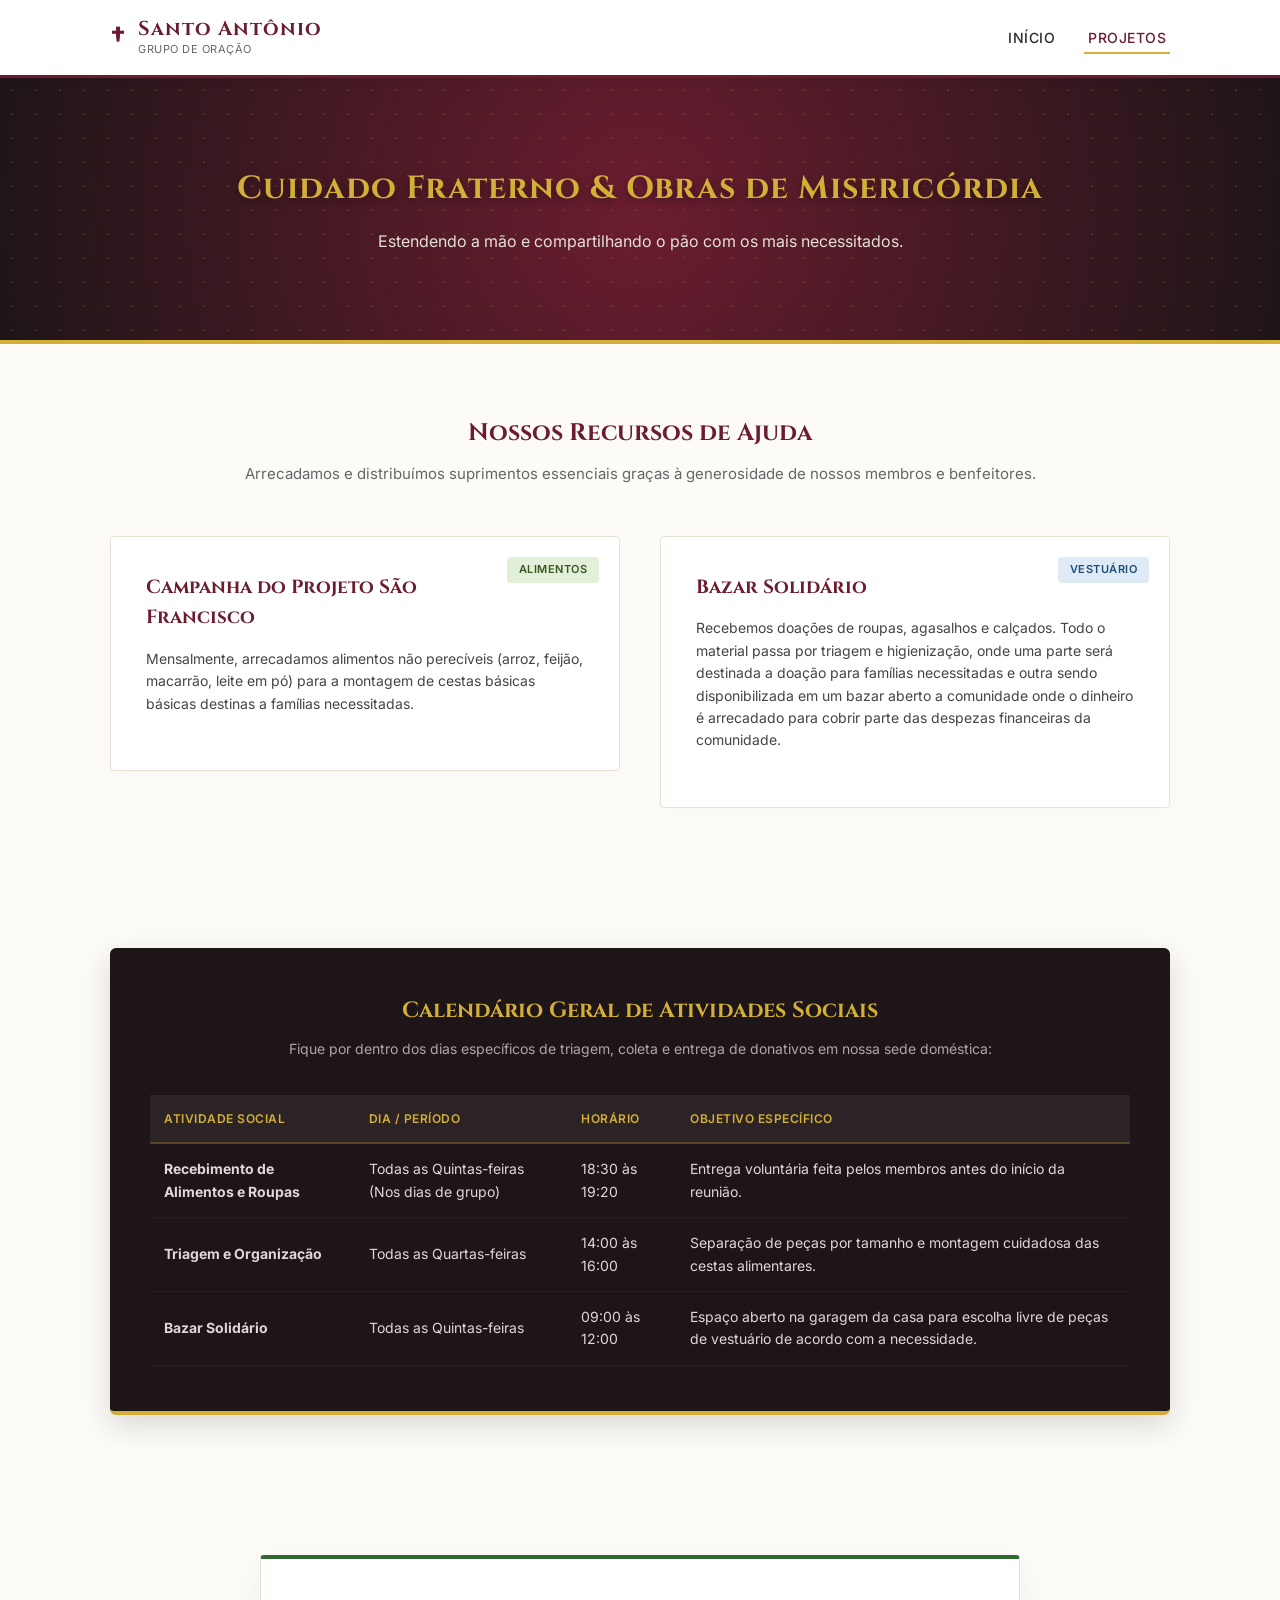
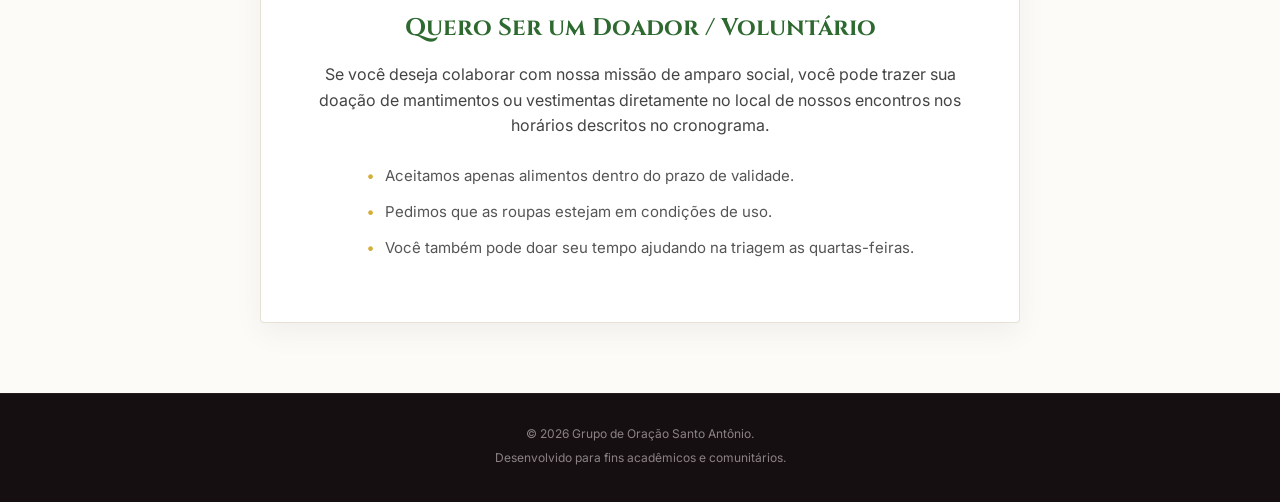
<file: ajuda.html>
<!DOCTYPE html>
<html lang="pt-BR">
<head>
    <meta charset="UTF-8">
    <meta name="viewport" content="width=device-width, initial-scale=1.0">
    <title>Ação Social & Doações - Grupo de Oração Santo Antônio</title>
    <link rel="stylesheet" href="style.css">
    <link rel="preconnect" href="https://fonts.googleapis.com">
    <link rel="preconnect" href="https://fonts.gstatic.com" crossorigin>
    <link href="https://fonts.googleapis.com/css2?family=Cinzel:wght@500;700&family=Inter:wght@400;500;600&display=swap" rel="stylesheet">
</head>
<body>
    <header class="main-header">
        <div class="container header-container">
            <div class="logo-area">
                <span class="cross-icon">†</span>
                <div class="logo-text">
                    <h1>Santo Antônio</h1>
                    <p>Grupo de Oração</p>
                </div>
            </div>
            <nav class="main-nav">
                <button class="menu-toggle" aria-label="Open Menu">≡</button>
                <ul class="nav-links">
                    <li><a href="index.html">Início</a></li>
                    <li><a href="ajuda.html" class="active">Projetos</a></li>
                </ul>
            </nav>
        </div>
    </header>

    <main>
        <!-- Page Banner -->
        <section class="page-banner">
            <div class="container">
                <h2>Cuidado Fraterno & Obras de Misericórdia</h2>
                <p>Estendendo a mão e compartilhando o pão com os mais necessitados.</p>
            </div>
        </section>

        <!-- Projetos de Assistência -->
        <section class="social-projects">
            <div class="container">
                <div class="section-title">
                    <h3>Nossos Recursos de Ajuda</h3>
                    <p>Arrecadamos e distribuímos suprimentos essenciais graças à generosidade de nossos membros e benfeitores.</p>
                </div>

                <div class="grid-2">
                    <!-- Projeto 1: Alimentos -->
                    <div class="project-card">
                        <div class="project-badge food">Alimentos</div>
                        <h4>Campanha do Projeto São Francisco</h4>
                        <p>Mensalmente, arrecadamos alimentos não perecíveis (arroz, feijão, macarrão, leite em pó) para a montagem de cestas básicas básicas destinas a famílias necessitadas.</p>
                    </div>

                    <!-- Projeto 2: Roupas -->
                    <div class="project-card">
                        <div class="project-badge clothing">Vestuário</div>
                        <h4>Bazar Solidário</h4>
                        <p>Recebemos doações de roupas, agasalhos e calçados. Todo o material passa por triagem e higienização, onde uma parte será destinada a doação para famílias necessitadas e outra sendo disponibilizada em um bazar aberto a comunidade onde o dinheiro é arrecadado para cobrir parte das despezas financeiras da comunidade.</p>
                        
                    </div>
                </div>
            </div>
        </section>

        <!-- Cronograma de Arrecadação e Entrega -->
        <section class="schedule-social">
            <div class="container">
                <div class="card-dark">
                    <h3>Calendário Geral de Atividades Sociais</h3>
                    <p class="intro-p">Fique por dentro dos dias específicos de triagem, coleta e entrega de donativos em nossa sede doméstica:</p>
                    
                    <div class="table-responsive">
                        <table class="custom-table">
                            <thead>
                                <tr>
                                    <th>Atividade Social</th>
                                    <th>Dia / Período</th>
                                    <th>Horário</th>
                                    <th>Objetivo Específico</th>
                                </tr>
                            </thead>
                            <tbody>
                                <tr>
                                    <td><strong>Recebimento de Alimentos e Roupas</strong></td>
                                    <td>Todas as Quintas-feiras (Nos dias de grupo)</td>
                                    <td>18:30 às 19:20</td>
                                    <td>Entrega voluntária feita pelos membros antes do início da reunião.</td>
                                </tr>
                                <tr>
                                    <td><strong>Triagem e Organização</strong></td>
                                    <td>Todas as Quartas-feiras</td>
                                    <td>14:00 às 16:00</td>
                                    <td>Separação de peças por tamanho e montagem cuidadosa das cestas alimentares.</td>
                                </tr>
                                <tr>
                                    <td><strong>Bazar Solidário</strong></td>
                                    <td>Todas as Quintas-feiras</td>
                                    <td>09:00 às 12:00</td>
                                    <td>Espaço aberto na garagem da casa para escolha livre de peças de vestuário de acordo com a necessidade.</td>
                                </tr>
                            </tbody>
                        </table>
                    </div>
                </div>
            </div>
        </section>

        <!-- Como Ajudar -->
        <section class="help-guide">
            <div class="container" style="max-width: 800px;">
                <div class="guide-box volunteer reveal emphasis-box">
                    <h4>Quero Ser um Doador / Voluntário</h4>
                    <p>Se você deseja colaborar com nossa missão de amparo social, você pode trazer sua doação de mantimentos ou vestimentas diretamente no local de nossos encontros nos horários descritos no cronograma.</p>
                    <ul class="centered-list">
                        <li>Aceitamos apenas alimentos dentro do prazo de validade.</li>
                        <li>Pedimos que as roupas estejam em condições de uso.</li>
                        <li>Você também pode doar seu tempo ajudando na triagem as quartas-feiras.</li>
                    </ul>
                </div>
            </div>
        </section>
    </main>

    <footer class="main-footer">
        <div class="container footer-content">
            <p>&copy; 2026 Grupo de Oração Santo Antônio.</p>
            <p>Desenvolvido para fins acadêmicos e comunitários.</p>
        </div>
    </footer>

    <script src="script.js"></script>
</body>
</html>
</file>
<file: style.css>
/* Geral */
*, *::before, *::after {
    box-sizing: border-box;
    margin: 0;
    padding: 0;
}

html {
    scroll-behavior: smooth;
}

body {
    font-family: 'Inter', sans-serif;
    background-color: #fdfbf7;
    color: #2b2b2b;
    line-height: 1.6;
}

.container {
    width: 100%;
    max-width: 1100px;
    margin: 0 auto;
    padding: 0 20px;
}

/* Cabeçalho e Navegação */
.main-header {
    background-color: #ffffff;
    border-bottom: 3px solid #6b1d2f;
    box-shadow: 0 2px 10px rgba(0,0,0,0.05);
    position: sticky;
    top: 0;
    z-index: 1000;
}

.header-container {
    display: flex;
    justify-content: space-between;
    align-items: center;
    padding: 15px 20px;
}

.logo-area {
    display: flex;
    align-items: center;
    gap: 12px;
}

.cross-icon {
    font-size: 28px;
    color: #6b1d2f;
    font-weight: bold;
}

.logo-text h1 {
    font-family: 'Cinzel', serif;
    font-size: 20px;
    color: #6b1d2f;
    letter-spacing: 1px;
    line-height: 1.2;
}

.logo-text p {
    font-size: 11px;
    color: #666666;
    text-transform: uppercase;
    letter-spacing: 0.5px;
}

.main-nav {
    display: flex;
    align-items: center;
}

.menu-toggle {
    display: none;
    background: none;
    border: none;
    font-size: 28px;
    color: #6b1d2f;
    cursor: pointer;
}

.nav-links {
    display: flex;
    list-style: none;
    gap: 25px;
}

.nav-links a {
    text-decoration: none;
    color: #2b2b2b;
    font-weight: 500;
    font-size: 14px;
    text-transform: uppercase;
    letter-spacing: 0.5px;
    padding: 8px 4px;
    transition: color 0.3s ease;
    position: relative;
}

.nav-links a:hover,
.nav-links a.active {
    color: #6b1d2f;
}

.nav-links a.active::after,
.nav-links a:hover::after {
    content: '';
    position: absolute;
    bottom: 0;
    left: 0;
    width: 100%;
    height: 2px;
    background-color: #d4af37;
}

/* Seção Hero  */
.hero {
    background: linear-gradient(rgba(48, 12, 20, 0.75), rgba(30, 21, 24, 0.85)),
                url('imgs/santo-antonio-banner2.jpg') center/cover no-repeat;
    color: #f5f5f5;
    padding: 120px 0; 
    text-align: center;
    border-bottom: 4px solid var(--accent-color);;
}

.hero-content {
    max-width: 800px;
}

.hero .subtitle {
    display: inline-block;
    font-size: 12px;
    text-transform: uppercase;
    letter-spacing: 2px;
    color: #d4af37;
    margin-bottom: 15px;
    font-weight: 600;
}

.hero h2 {
    font-family: 'Cinzel', serif;
    font-size: 26px;
    font-weight: 500;
    line-height: 1.4;
    margin-bottom: 25px;
    font-style: italic;
}

.hero p {
    font-size: 15px;
    color: #dcd6cd;
    margin-bottom: 35px;
}

/* Botões */
.btn {
    display: inline-block;
    text-decoration: none;
    padding: 12px 28px;
    font-weight: 600;
    font-size: 14px;
    text-transform: uppercase;
    letter-spacing: 0.5px;
    border-radius: 4px;
    transition: all 0.3s ease;
}

.btn-primary {
    background-color: #d4af37;
    color: #1e1518;
}

.btn-primary:hover {
    background-color: #bda031;
    transform: translateY(-2px);
}

/* Layouts de Grade Flexíveis/Grid */
.grid-2 {
    display: grid;
    grid-template-columns: 1fr 1fr;
    gap: 40px;
    align-items: start;
}

.grid-2-equal {
    display: grid;
    grid-template-columns: 1fr 1fr;
    gap: 40px;
}

.grid-3 {
    display: grid;
    grid-template-columns: repeat(3, 1fr);
    gap: 30px;
}

/* Seções Comuns */
.about-section, .agenda-section, .location-section, .social-projects, .schedule-social, .help-guide {
    padding: 70px 0;
}

.section-title {
    text-align: center;
    margin-bottom: 50px;
}

.section-title h3 {
    font-family: 'Cinzel', serif;
    font-size: 24px;
    color: #6b1d2f;
    margin-bottom: 10px;
}

.section-title p {
    color: #666666;
    font-size: 15px;
}

/* Cartões de Conteúdo */
.about-text h3 {
    font-family: 'Cinzel', serif;
    font-size: 24px;
    color: #6b1d2f;
    margin-bottom: 20px;
}

.about-text p {
    margin-bottom: 20px;
    font-size: 15px;
    color: #444;
}

.card-accent {
    background-color: #ffffff;
    border-left: 4px solid #d4af37;
    padding: 20px;
    margin-top: 25px;
    box-shadow: 0 4px 15px rgba(0,0,0,0.02);
}

.card-accent h4 {
    color: #6b1d2f;
    margin-bottom: 8px;
    font-size: 16px;
}

.info-box {
    background-color: #ffffff;
    border: 1px solid #e6e0d5;
    padding: 25px;
    margin-bottom: 20px;
    border-radius: 4px;
}

.info-box h5 {
    font-family: 'Cinzel', serif;
    color: #6b1d2f;
    font-size: 15px;
    margin-bottom: 10px;
}

/* Cartões da Agenda */

.container-large {
    width: 100%;
    max-width: 1400px; 
    margin: 0 auto;
    padding: 0 20px;
}
.agenda-slider-container {
    position: relative;
    width: 100%;
    height: 480px;
    border-radius: 8px;
    overflow: hidden;
    box-shadow: 0 15px 40px rgba(0,0,0,0.2);
    margin: 0 auto;
    background-color: #1e1518;
}

.slide {
    display: none;
    width: 100%;
    height: 100%;
    background-size: cover;
    background-position: center;
    background-repeat: no-repeat;
    animation: fade 0.8s;
}

.slide.active {
    display: flex;
    align-items: center;
}

.slide-1 {
    background-image: linear-gradient(to right, rgba(15, 10, 12, 0.95) 0%, rgba(15, 10, 12, 0.8) 40%, rgba(15, 10, 12, 0.2) 100%), url('imgs/slide1.jpg');
}

.slide-2 {
    background-image: linear-gradient(to right, rgba(15, 10, 12, 0.95) 0%, rgba(15, 10, 12, 0.8) 40%, rgba(15, 10, 12, 0.2) 100%), url('imgs/slide2.jpg');
}

.slide-3 {
    background-image: linear-gradient(to right, rgba(15, 10, 12, 0.95) 0%, rgba(15, 10, 12, 0.8) 40%, rgba(15, 10, 12, 0.2) 100%), url('imgs/slide3.jpg');
}

.slide-content {
    padding: 0 60px;
    max-width: 700px;
    color: #ffffff;
}

.slide-subtitle {
    display: inline-block;
    font-size: 11px;
    text-transform: uppercase;
    letter-spacing: 2px;
    color: #d4af37; 
    margin-bottom: 15px;
    font-weight: 700;
}

.slide-content h3 {
    font-family: 'Cinzel', serif;
    font-size: 32px;
    margin-bottom: 20px;
    color: #ffffff;
    line-height: 1.3;
}

.slide-content p {
    font-size: 15px;
    color: #dcd6cd;
    line-height: 1.7;
}

.slider-controls {
    position: absolute;
    bottom: 30px;
    left: 0;
    width: 100%;
    display: flex;
    justify-content: center;
    align-items: center;
    gap: 20px;
}

.slider-arrow {
    background: rgba(255, 255, 255, 0.05);
    border: 1px solid rgba(255, 255, 255, 0.15);
    color: #ffffff;
    border-radius: 50%;
    width: 38px;
    height: 38px;
    display: flex;
    align-items: center;
    justify-content: center;
    cursor: pointer;
    transition: all 0.3s ease;
    font-size: 14px;
}

.slider-arrow:hover {
    background: rgba(255, 255, 255, 0.2);
    border-color: rgba(255, 255, 255, 0.4);
}

.slider-dots {
    display: flex;
    gap: 8px;
}

.dot {
    height: 3px;
    width: 25px;
    background-color: rgba(255, 255, 255, 0.3);
    border-radius: 2px;
    cursor: pointer;
    transition: background-color 0.3s ease;
}

.dot.active, .dot:hover {
    background-color: #ffffff;
}

@keyframes fade {
    from { opacity: 0.5; }
    to { opacity: 1; }
}

/* Botão do WhatsApp */

.contact-wrapper {
    margin: 20px 0;
    display: flex;
    align-items: center;
    gap: 10px;
}

.contact-wrapper p {
    margin-bottom: 0;
    color: #2b2b2b;
}

.whatsapp-btn {
    display: inline-flex;
    align-items: center;
    gap: 6px;
    background-color: #2e6930;
    color: #ffffff;
    padding: 5px 12px; 
    border-radius: 4px; 
    text-decoration: none;
    font-weight: 500;
    font-size: 13px; 
    transition: background-color 0.3s ease;
}


.whatsapp-btn img {
    width: 15px; 
    height: 15px;
}

.whatsapp-btn:hover {
    background-color: #1e4520; 
}

/* Área de Localização */
.address-box {
    background-color: rgba(107, 29, 47, 0.03);
    border: 1px dashed #6b1d2f;
    padding: 25px;
    margin: 25px 0;
    border-radius: 4px;
}

.address-box p {
    margin-bottom: 5px;
    color: #2b2b2b;
}

.subtext {
    font-size: 12px;
    color: #666666;
    font-style: italic;
}

.map-placeholder {
    background-color: #eae5db;
    border: 1px solid #e6e0d5;
    border-radius: 4px;
    display: flex;
    align-items: center;
    justify-content: center;
    padding: 4px;
}

.map-box {
    background-color: #ffffff;
    width: 100%;
    height: 320px;
    display: flex;
    flex-direction: column;
    justify-content: center;
    align-items: center;
    text-align: center;
    padding: 20px;
}

.map-icon {
    font-size: 36px;
    margin-bottom: 10px;
}

.map-address {
    font-size: 13px;
    color: #666666;
    margin: 5px 0 20px 0;
}

.map-button-sim {
    background-color: #f0ede6;
    border: 1px solid #d0c9bc;
    color: #555;
    font-size: 11px;
    padding: 10px 15px;
    border-radius: 4px;
    text-transform: uppercase;
    font-weight: 500;
}

/* Estilo de Banner da Página de Ajuda */
.page-banner {
    background: radial-gradient(circle at center, #6b1d2f 0%, #1e1518 100%);
    color: #f5f5f5;
    padding: 85px 0; 
    text-align: center;
    border-bottom: 4px solid #d4af37; 
    position: relative;
    overflow: hidden;
}

.page-banner::before {
    content: '';
    position: absolute;
    top: 0; left: 0; right: 0; bottom: 0;
    background-image: radial-gradient(rgba(212, 175, 55, 0.15) 1px, transparent 1px);
    background-size: 24px 24px;
    pointer-events: none;
}

.page-banner .container {
    position: relative;
    z-index: 1;
}

.page-banner h2 {
    font-family: 'Cinzel', serif;
    font-size: 32px; 
    font-weight: 700;
    margin-bottom: 15px;
    color: #d4af37;
    letter-spacing: 1px;
    text-shadow: 0 3px 8px rgba(0,0,0,0.4); 
}

.page-banner p {
    font-size: 16px;
    color: #e6e0d5;
    max-width: 650px;
    margin: 0 auto;
    line-height: 1.6;
}

/* Cartões de Projetos Sociais */
.project-card {
    background-color: #ffffff;
    border: 1px solid #e6e0d5;
    padding: 35px;
    border-radius: 4px;
    position: relative;
    box-shadow: 0 4px 15px rgba(0,0,0,0.01);
}

.project-badge {
    position: absolute;
    top: 20px;
    right: 20px;
    font-size: 11px;
    text-transform: uppercase;
    font-weight: 600;
    padding: 4px 12px;
    border-radius: 4px;
    letter-spacing: 0.5px;
}

.project-badge.food {
    background-color: #e2f0d9;
    color: #385723;
}

.project-badge.clothing {
    background-color: #deeaf6;
    color: #1f4e79;
}

.project-card h4 {
    font-family: 'Cinzel', serif;
    color: #6b1d2f;
    font-size: 19px;
    margin-bottom: 15px;
    margin-right: 80px;
}

.project-card p {
    font-size: 14px;
    color: #444;
    margin-bottom: 20px;
}

.project-meta {
    background-color: #fdfbf7;
    border-top: 2px solid #e6e0d5;
    padding-top: 15px;
}

.project-meta h5 {
    font-size: 12px;
    text-transform: uppercase;
    color: #6b1d2f;
    margin-bottom: 5px;
}

.project-meta p {
    font-size: 13px;
    color: #666666;
    margin-bottom: 0;
}

/* Box da Tabela */
.card-dark {
    background-color: #1e1518;
    color: #f5f5f5;
    padding: 45px 40px;
    border-radius: 6px;
    border-bottom: 4px solid #d4af37;
    box-shadow: 0 10px 30px rgba(0,0,0,0.15);
}

.card-dark h3 {
    font-family: 'Cinzel', serif;
    color: #d4af37;
    font-size: 22px;
    margin-bottom: 10px;
    text-align: center;
}

.card-dark .intro-p {
    text-align: center;
    font-size: 14px;
    color: #b0a5a8;
    margin-bottom: 35px;
}

/* Tabelas */
.table-responsive {
    width: 100%;
    overflow-x: auto;
}

.custom-table {
    width: 100%;
    border-collapse: collapse;
    font-size: 14px;
    text-align: left;
}

.custom-table th {
    background-color: rgba(255,255,255,0.06);
    color: #d4af37;
    font-weight: 600;
    padding: 14px;
    border-bottom: 2px solid rgba(212, 175, 55, 0.3);
    text-transform: uppercase;
    font-size: 12px;
    letter-spacing: 0.5px;
}

.custom-table td {
    padding: 14px;
    border-bottom: 1px solid rgba(255,255,255,0.04);
    color: #dfd8da;
}

.custom-table tr:hover td {
    background-color: rgba(255,255,255,0.02);
}

/* Guia de Ajuda */
.help-guide .guide-box {
    background-color: #ffffff;
    border: 1px solid #e6e0d5;
    padding: 35px;
    border-radius: 4px;
}

.guide-box.emphasis-box {
    padding: 50px;
    text-align: center;
    border-top: 4px solid #2e6930;
    box-shadow: 0 10px 30px rgba(0,0,0,0.05);
}

.guide-box h4 {
    font-family: 'Cinzel', serif;
    font-size: 18px;
    margin-bottom: 15px;
}

.guide-box.emphasis-box h4 {
    font-size: 24px;
}

.guide-box.volunteer h4 {
    color: #2e6930;
}

.guide-box p {
    font-size: 14px;
    color: #444;
    margin-bottom: 15px;
}

.guide-box.emphasis-box p {
    font-size: 16px;
    margin-bottom: 25px;
}

.guide-box ul {
    list-style-type: none;
}

.guide-box.emphasis-box .centered-list {
    text-align: left;
    display: inline-block;
    margin: 0 auto;
}

.guide-box ul li {
    font-size: 13px;
    color: #555;
    margin-bottom: 10px;
    padding-left: 18px;
    position: relative;
}

.guide-box.emphasis-box .centered-list li {
    font-size: 15px;
    margin-bottom: 12px;
}

.guide-box ul li::before {
    content: "•";
    position: absolute;
    left: 0;
    color: #d4af37;
    font-weight: bold;
}

/* Rodapé Geral */
.main-footer {
    background-color: #150f11;
    color: #8c8284;
    padding: 30px 0;
    text-align: center;
    font-size: 12px;
    border-top: 1px solid #261c1f;
}

.footer-content p {
    margin-bottom: 5px;
}

/* Aimações */

.reveal {
    opacity: 0;
    transform: translateY(40px);
    transition: opacity 0.8s ease-out, transform 0.8s cubic-bezier(0.25, 0.46, 0.45, 0.94);
}

.reveal.active {
    opacity: 1;
    transform: translateY(0);
}

.btn {
    transition: all 0.3s cubic-bezier(0.25, 0.8, 0.25, 1);
    box-shadow: 0 4px 6px rgba(0,0,0,0.1);
}

.btn-primary:hover {
    transform: translateY(-3px) scale(1.05);
    box-shadow: 0 8px 15px rgba(212, 175, 55, 0.3);
}

.agenda-card, .project-card, .guide-box {
    transition: all 0.4s cubic-bezier(0.25, 0.8, 0.25, 1);
}

.agenda-card:hover, .project-card:hover {
    transform: translateY(-8px);
    box-shadow: 0 15px 30px rgba(107, 29, 47, 0.08);
    border-color: rgba(212, 175, 55, 0.5);
}

/* Responsividade */

@media (max-width: 850px) {
    .grid-3 {
        grid-template-columns: 1fr;
        gap: 20px;
    }
    
    .grid-2, .grid-2-equal {
        grid-template-columns: 1fr;
        gap: 30px;
    }
    
    .hero padding {
        padding: 60px 0;
    }
    
    .hero h2 {
        font-size: 20px;
    }
    
    .menu-toggle {
        display: block;
    }
    
    .nav-links {
        display: none; 
        flex-direction: column;
        position: absolute;
        top: 100%;
        left: 0;
        width: 100%;
        background-color: #ffffff;
        box-shadow: 0 4px 10px rgba(0,0,0,0.1);
        padding: 20px;
        gap: 15px;
        border-bottom: 2px solid #6b1d2f;
    }
    
    .nav-links.active {
        display: flex;
    }
    
    .nav-links a::after {
        display: none;
    }
    
    .card-dark {
        padding: 25px 15px;
    }
    
    .project-card {
        padding: 20px;
    }
    
    .project-card h4 {
        margin-right: 0;
        margin-top: 25px;
    }
    
    .project-badge {
        position: static;
        display: inline-block;
    }
}

@media (max-width: 850px) {
    .agenda-slider-container {
        height: 400px;
    }
    .slide-content {
        padding: 0 25px;
    }
    .slide-content h3 {
        font-size: 24px;
    }
}
</file>
